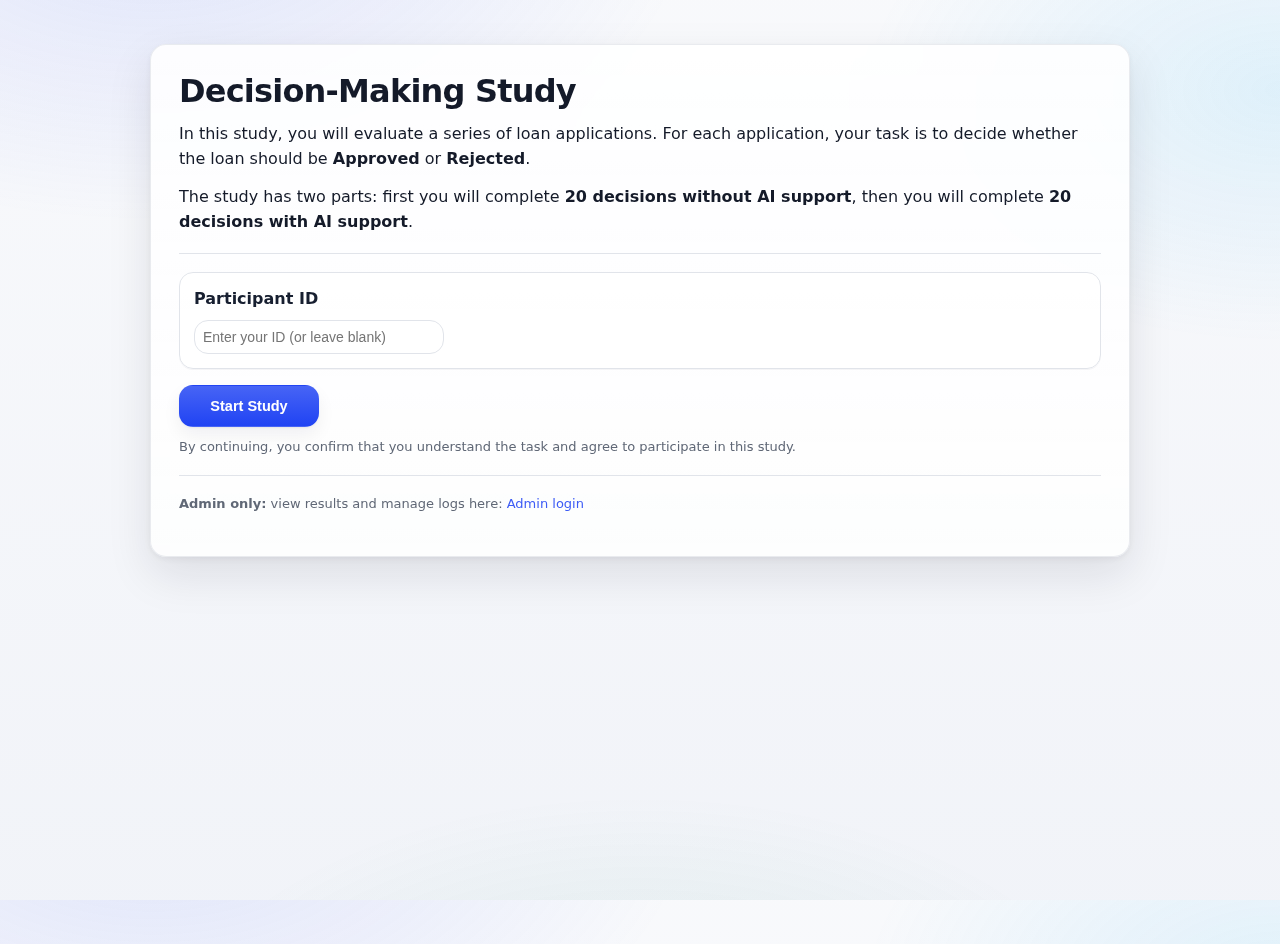
<file: templates/index.html>
<!-- templates/index.html -->
<!DOCTYPE html>
<html lang="en">
<head>
    <meta charset="UTF-8" />
    <meta name="viewport" content="width=device-width, initial-scale=1.0" />
    <title>Loan Decision Study</title>
    <link rel="stylesheet" href="/static/styles.css" />
</head>
<body>
    <div class="container">
        <h1>Decision-Making Study</h1>

        <p>
            In this study, you will evaluate a series of loan applications.
            For each application, your task is to decide whether the loan should be
            <strong>Approved</strong> or <strong>Rejected</strong>.
        </p>

        <p>
            The study has two parts:
            first you will complete <strong>20 decisions without AI support</strong>,
            then you will complete <strong>20 decisions with AI support</strong>.
        </p>

        <hr />

        <form action="/start" method="post">
            <div class="survey-question">
                <label for="participant_id">Participant ID</label>
                <input
                    type="text"
                    id="participant_id"
                    name="participant_id"
                    placeholder="Enter your ID (or leave blank)"
                    style="padding: 8px; width: 250px;"
                />
            </div>

            <div class="button-group">
                <button type="submit" class="btn-secondary">
                    Start Study
                </button>
            </div>
        </form>

        <p class="small-text">
            By continuing, you confirm that you understand the task and agree to participate in this study.
        </p>

        <hr />

        <p class="small-text">
          <strong>Admin only:</strong> view results and manage logs here:
          <a href="/admin">Admin login</a>
        </p>
    </div>
</body>
</html>
</file>
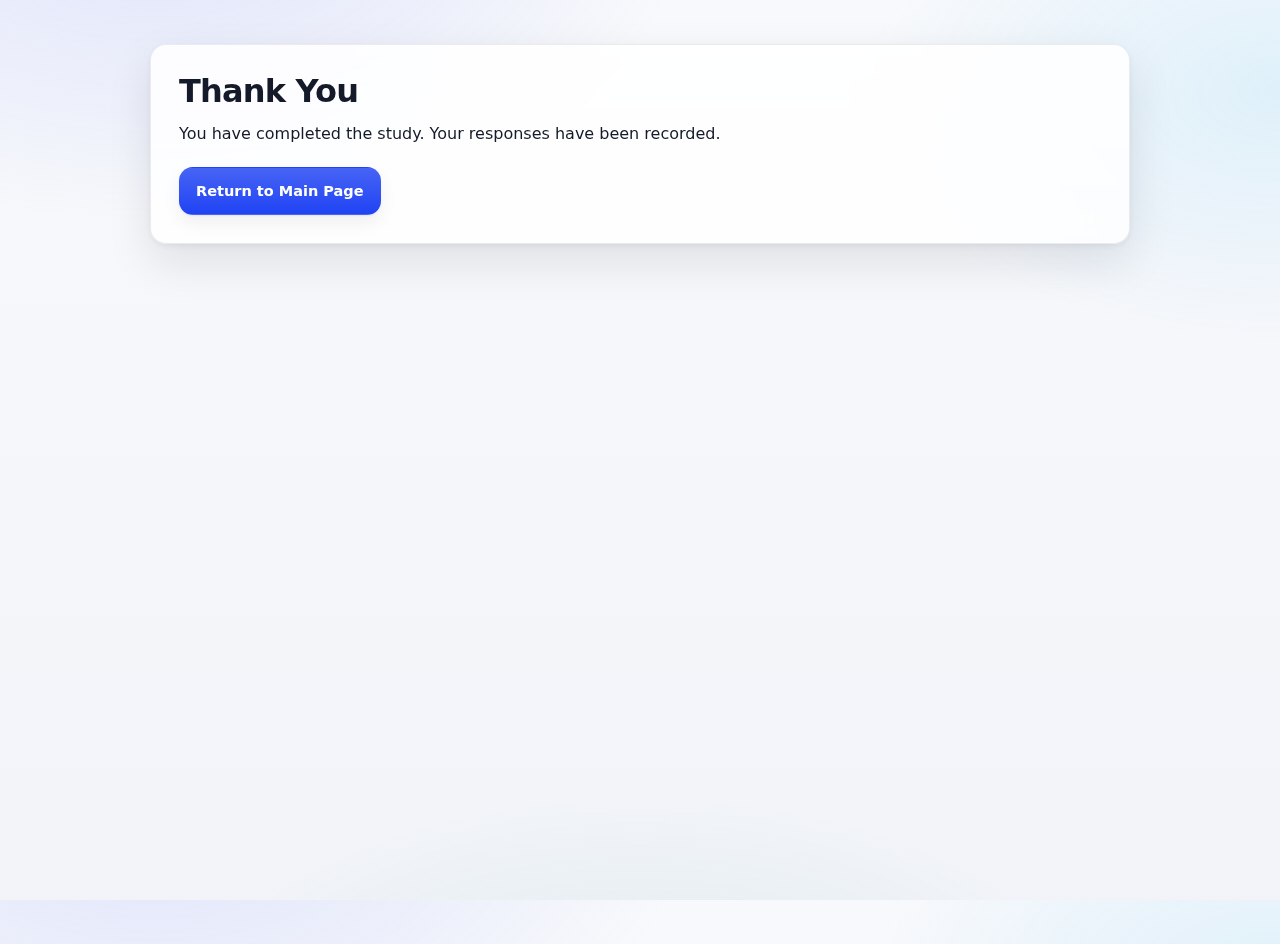
<file: templates/done.html>
<!-- templates/done.html -->
<!DOCTYPE html>
<html lang="en">
<head>
    <meta charset="UTF-8">
    <title>Study Completed</title>
    <link rel="stylesheet" href="/static/styles.css">
</head>
<body>
<div class="container">

    <h1>Thank You</h1>

    <p>
        You have completed the study. Your responses have been recorded.
    </p>

    <div class="button-group" style="margin-top: 20px;">
        <a href="/" class="btn-secondary">
            Return to Main Page
        </a>
    </div>

</div>
</body>
</html>
</file>
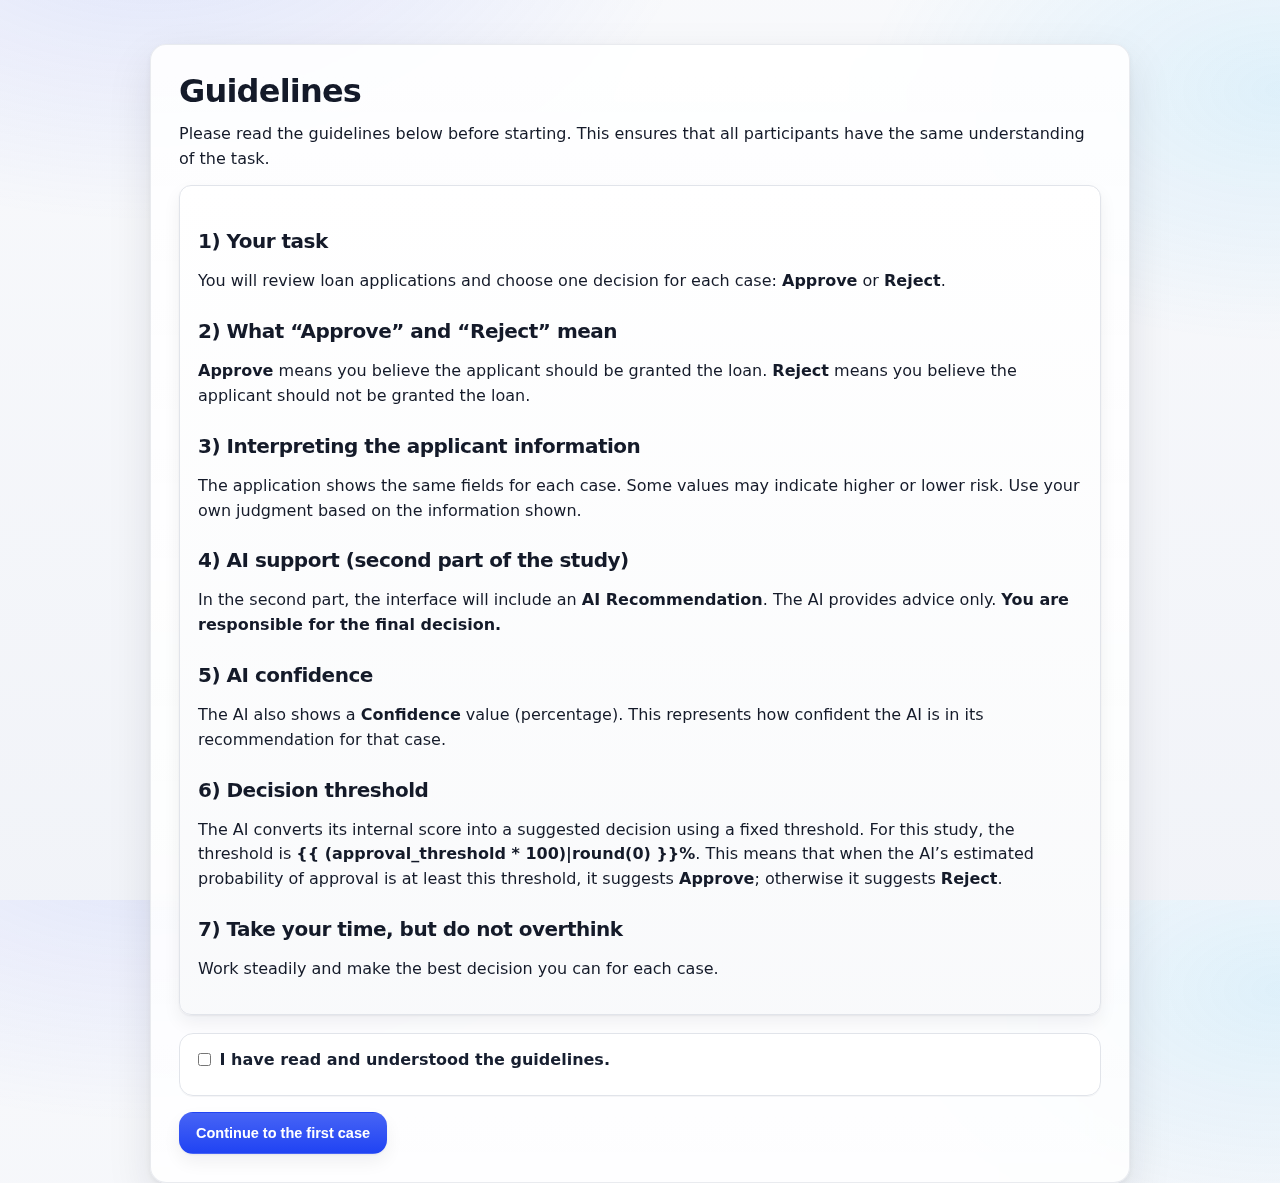
<file: templates/guidelines.html>
<!-- templates/guidelines.html -->
<!DOCTYPE html>
<html lang="en">
<head>
    <meta charset="UTF-8">
    <meta name="viewport" content="width=device-width, initial-scale=1.0">
    <title>Study Guidelines</title>
    <link rel="stylesheet" href="/static/styles.css">
</head>
<body>
<div class="container">

    <h1>Guidelines</h1>

    <p>
        Please read the guidelines below before starting. This ensures that all participants have the same understanding of the task.
    </p>

    <div class="case-box">
        <h2>1) Your task</h2>
        <p>
            You will review loan applications and choose one decision for each case:
            <strong>Approve</strong> or <strong>Reject</strong>.
        </p>

        <h2>2) What “Approve” and “Reject” mean</h2>
        <p>
            <strong>Approve</strong> means you believe the applicant should be granted the loan.
            <strong>Reject</strong> means you believe the applicant should not be granted the loan.
        </p>

        <h2>3) Interpreting the applicant information</h2>
        <p>
            The application shows the same fields for each case. Some values may indicate higher or lower risk.
            Use your own judgment based on the information shown.
        </p>

        <h2>4) AI support (second part of the study)</h2>
        <p>
            In the second part, the interface will include an <strong>AI Recommendation</strong>.
            The AI provides advice only. <strong>You are responsible for the final decision.</strong>
        </p>

        <h2>5) AI confidence</h2>
        <p>
            The AI also shows a <strong>Confidence</strong> value (percentage). This represents how confident the AI is in its recommendation for that case.
        </p>

        <h2>6) Decision threshold</h2>
        <p>
            The AI converts its internal score into a suggested decision using a fixed threshold.
            For this study, the threshold is <strong>{{ (approval_threshold * 100)|round(0) }}%</strong>.
            This means that when the AI’s estimated probability of approval is at least this threshold, it suggests <strong>Approve</strong>; otherwise it suggests <strong>Reject</strong>.
        </p>

        <h2>7) Take your time, but do not overthink</h2>
        <p>
            Work steadily and make the best decision you can for each case.
        </p>
    </div>

    <form action="/guidelines" method="post">
        <div class="survey-question">
            <label>
                <input type="checkbox" name="guidelines_ok" required>
                I have read and understood the guidelines.
            </label>
        </div>

        <div class="button-group">
            <button type="submit" class="btn-secondary">
                Continue to the first case
            </button>
        </div>
    </form>

</div>
</body>
</html>
</file>
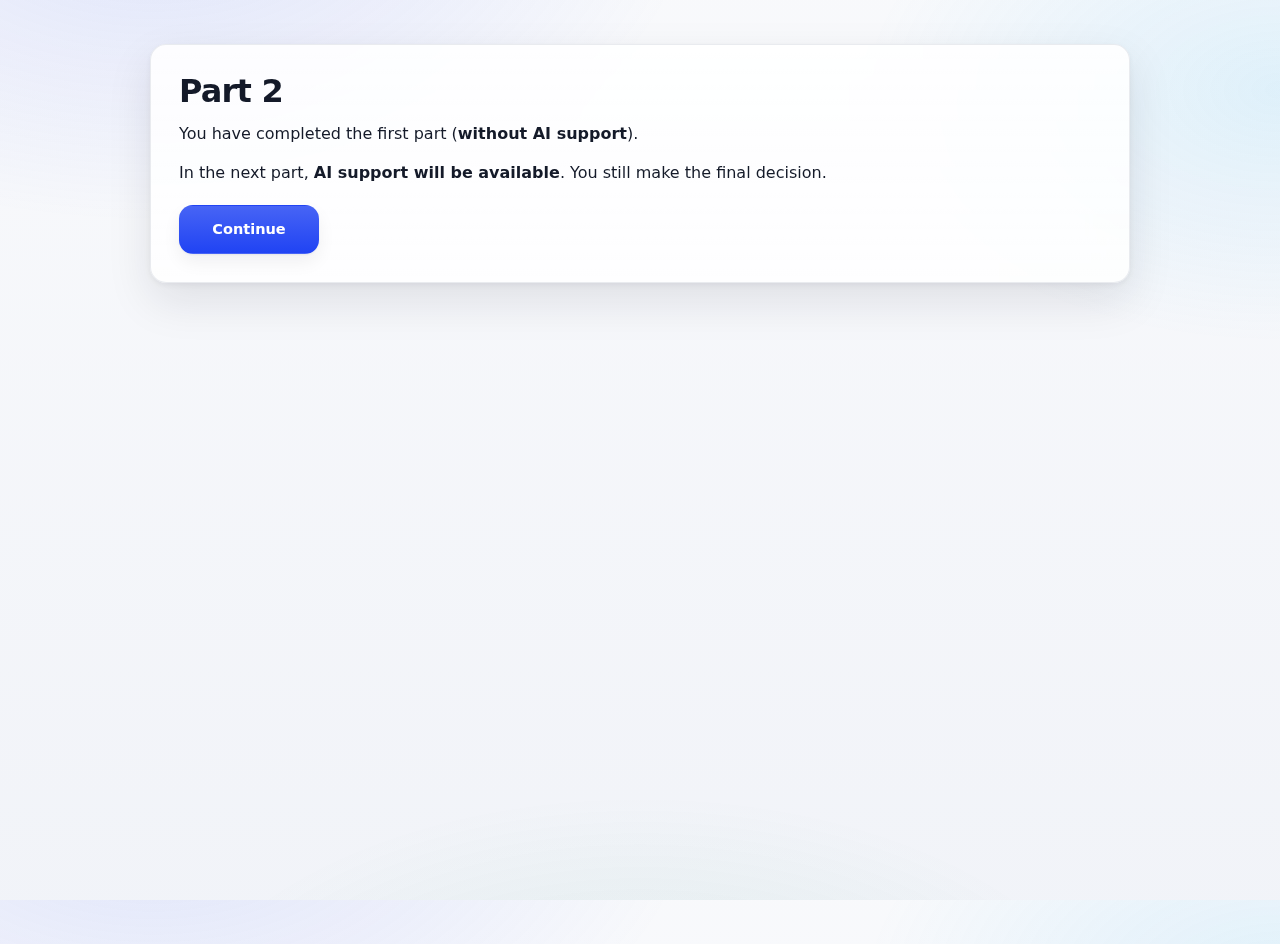
<file: templates/transition.html>
<!DOCTYPE html>
<html lang="en">
<head>
  <meta charset="UTF-8" />
  <meta name="viewport" content="width=device-width, initial-scale=1.0" />
  <title>Part 2</title>
  <link rel="stylesheet" href="/static/styles.css" />
</head>
<body>
  <div class="container">
    <h1>Part 2</h1>
    <p>You have completed the first part (<strong>without AI support</strong>).</p>
    <p>In the next part, <strong>AI support will be available</strong>. You still make the final decision.</p>
    <div class="button-group" style="margin-top: 20px;">
      <a href="/task" class="btn-secondary">Continue</a>
    </div>
  </div>
</body>
</html>
</file>
<file: static/styles.css>
/* static/styles.css */
/*
  More modern, polished styling.
  - Neutral “glass” surface + subtle depth
  - Better color system (HSL), softer shadows
  - Improved focus states + hover/active behavior
  - Keeps your existing class names so you can drop this in
*/

:root {
  /* Use HSL so tweaking the palette is easy */
  --bg: hsl(222 35% 97%);          /* page background */
  --surface: hsl(0 0% 100%);       /* cards */
  --surface-2: hsl(220 25% 98%);   /* subtle alt surface */
  --text: hsl(222 35% 12%);
  --muted: hsl(220 10% 42%);
  --border: hsl(220 16% 90%);

  /* Accent (indigo/blue) */
  --primary: hsl(230 90% 60%);
  --primary-2: hsl(200 90% 56%);   /* secondary accent for gradients */
  --primary-hover: hsl(230 90% 54%);

  /* Semantic colors */
  --success: hsl(152 62% 38%);
  --success-hover: hsl(152 62% 33%);
  --danger: hsl(0 76% 54%);
  --danger-hover: hsl(0 76% 48%);

  /* Depth + shape */
  --radius: 16px;
  --radius-sm: 12px;
  --shadow-sm: 0 1px 2px rgba(15, 23, 42, 0.06), 0 8px 18px rgba(15, 23, 42, 0.06);
  --shadow: 0 2px 6px rgba(15, 23, 42, 0.06), 0 18px 45px rgba(15, 23, 42, 0.10);

  /* Focus ring */
  --ring: 0 0 0 4px hsl(230 90% 60% / 0.18);

  /* Motion */
  --ease: cubic-bezier(.2,.8,.2,1);
}

* { box-sizing: border-box; }

html, body { height: 100%; }

body {
  font-family: ui-sans-serif, system-ui, -apple-system, Segoe UI, Roboto, Helvetica, Arial,
               "Apple Color Emoji", "Segoe UI Emoji";
  margin: 0;
  color: var(--text);
  line-height: 1.55;

  /* More “premium” background */
  background:
    radial-gradient(900px 520px at 12% -10%, hsl(230 90% 65% / 0.16) 0%, transparent 60%),
    radial-gradient(760px 460px at 100% 10%, hsl(200 90% 55% / 0.12) 0%, transparent 55%),
    radial-gradient(900px 520px at 50% 120%, hsl(152 62% 38% / 0.10) 0%, transparent 55%),
    linear-gradient(180deg, hsl(222 35% 98%) 0%, hsl(222 35% 96%) 100%);
}

a {
  color: var(--primary);
  text-decoration: none;
  text-underline-offset: 3px;
}
a:hover { text-decoration: underline; }

/* -----------------------
   Typography
----------------------- */

h1, h2, h3 {
  margin: 0 0 12px 0;
  letter-spacing: -0.025em;
}

h1 {
  font-size: 32px;
  font-weight: 800;
  line-height: 1.15;
}

h2 {
  font-size: 20px;
  font-weight: 750;
  margin-top: 22px;
}

h3 {
  font-size: 16px;
  font-weight: 750;
  margin-top: 18px;
}

p { margin: 0 0 14px 0; color: var(--text); }

hr {
  border: 0;
  border-top: 1px solid var(--border);
  margin: 18px 0;
}

/* -----------------------
   Layout container
----------------------- */

.container {
  max-width: 980px;
  margin: 44px auto;
  padding: 28px;

  /* “Glass” feel without going full transparency */
  background: linear-gradient(180deg, hsl(0 0% 100% / 0.88), hsl(0 0% 100% / 0.82));
  backdrop-filter: blur(8px);

  border: 1px solid hsl(220 16% 90% / 0.75);
  border-radius: var(--radius);
  box-shadow: var(--shadow);
}

@media (max-width: 720px) {
  .container { margin: 18px 12px; padding: 18px; }
  h1 { font-size: 26px; }
}

/* -----------------------
   Generic cards / boxes
----------------------- */

.case-box,
.ai-panel {
  border-radius: var(--radius-sm);
  border: 1px solid var(--border);
  padding: 18px;
  margin-bottom: 18px;
  box-shadow: var(--shadow-sm);
  background: var(--surface);
}

.case-box {
  background: linear-gradient(180deg, var(--surface) 0%, var(--surface-2) 100%);
}

.section-title {
  display: flex;
  align-items: center;
  justify-content: space-between;
  gap: 12px;
}

.small-text {
  font-size: 13px;
  color: var(--muted);
  margin-top: 10px;
}

/* -----------------------
   Case information layout
----------------------- */

.case-item {
  display: grid;
  grid-template-columns: 240px 1fr;
  gap: 12px;
  padding: 12px 0;
  border-top: 1px dashed hsl(220 16% 88% / 0.9);
}

.case-item:first-child {
  border-top: 0;
  padding-top: 0;
}

.case-label {
  font-weight: 750;
  color: hsl(222 35% 14%);
}

.case-value { color: var(--text); }

@media (max-width: 720px) {
  .case-item { grid-template-columns: 1fr; gap: 6px; }
}

.field-desc {
  font-size: 12.5px;
  color: var(--muted);
  margin-top: 3px;
}

/* -----------------------
   AI panel (more premium)
----------------------- */

.ai-panel {
  position: relative;
  overflow: hidden;

  border: 1px solid hsl(230 90% 60% / 0.22);
  background:
    radial-gradient(500px 220px at 15% 10%, hsl(230 90% 60% / 0.16) 0%, transparent 60%),
    radial-gradient(420px 220px at 95% 20%, hsl(200 90% 56% / 0.12) 0%, transparent 55%),
    linear-gradient(180deg, hsl(0 0% 100% / 0.92), hsl(220 25% 98% / 0.88));
}

.ai-panel::before {
  content: "";
  position: absolute;
  inset: -120px -140px auto auto;
  width: 340px;
  height: 340px;
  background: radial-gradient(circle at 30% 30%, hsl(230 90% 60% / 0.20), transparent 62%);
  transform: rotate(12deg);
  pointer-events: none;
}

.ai-title {
  font-weight: 850;
  color: hsl(230 55% 28%);
  margin-bottom: 8px;
}

.ai-recommendation {
  font-size: 18px;
  font-weight: 800;
  margin-bottom: 6px;
}

.ai-confidence {
  color: hsl(222 35% 14%);
  font-weight: 650;
  margin-bottom: 10px;
}

.ai-explanation {
  margin-top: 10px;
  padding-left: 18px;
  color: var(--text);
}
.ai-explanation li {
  margin-bottom: 8px;
  color: hsl(222 35% 14%);
}

.pill {
  display: inline-flex;
  align-items: center;
  padding: 6px 10px;
  border-radius: 999px;
  font-size: 12px;
  font-weight: 800;
  border: 1px solid var(--border);
  background: hsl(0 0% 100% / 0.85);
  color: hsl(222 35% 14%);
  box-shadow: 0 1px 0 rgba(15, 23, 42, 0.04);
}

/* -----------------------
   Buttons + inputs
----------------------- */

.button-group {
  display: flex;
  flex-wrap: wrap;
  gap: 12px;
  margin-top: 16px;
}

button,
.btn-secondary,
.btn-approve,
.btn-reject {
  appearance: none;
  border: 1px solid transparent;
  border-radius: 14px;
  padding: 12px 16px;

  font-size: 14.5px;
  font-weight: 800;
  cursor: pointer;
  text-decoration: none;

  display: inline-flex;
  align-items: center;
  justify-content: center;
  min-width: 140px;

  transition: transform 0.08s var(--ease),
              box-shadow 0.20s var(--ease),
              background-color 0.15s var(--ease),
              border-color 0.15s var(--ease),
              filter 0.15s var(--ease);

  box-shadow: var(--shadow-sm);
}

button:hover,
.btn-secondary:hover,
.btn-approve:hover,
.btn-reject:hover {
  transform: translateY(-1px);
  box-shadow: 0 2px 8px rgba(15, 23, 42, 0.10), 0 18px 40px rgba(15, 23, 42, 0.10);
}

button:active,
.btn-secondary:active,
.btn-approve:active,
.btn-reject:active {
  transform: translateY(0px);
  box-shadow: var(--shadow-sm);
}

button:disabled {
  opacity: 0.55;
  cursor: not-allowed;
  box-shadow: none;
}

/* Primary button (your .btn-secondary is actually primary) */
.btn-secondary {
  color: white;
  background:
    linear-gradient(180deg, hsl(230 90% 62%), hsl(230 90% 54%));
}
.btn-secondary:hover {
  filter: brightness(1.02);
  text-decoration: none;
}
.btn-secondary:focus-visible {
  outline: none;
  box-shadow: var(--shadow-sm), var(--ring);
}

/* Approve */
.btn-approve {
  color: white;
  background: linear-gradient(180deg, hsl(152 62% 42%), hsl(152 62% 35%));
}
.btn-approve:hover { filter: brightness(1.02); text-decoration: none; }
.btn-approve:focus-visible { outline: none; box-shadow: var(--shadow-sm), 0 0 0 4px hsl(152 62% 38% / 0.18); }

/* Reject */
.btn-reject {
  color: white;
  background: linear-gradient(180deg, hsl(0 76% 56%), hsl(0 76% 48%));
}
.btn-reject:hover { filter: brightness(1.02); text-decoration: none; }
.btn-reject:focus-visible { outline: none; box-shadow: var(--shadow-sm), 0 0 0 4px hsl(0 76% 54% / 0.18); }

/* Inputs */
input[type="text"],
input[type="password"],
select,
textarea {
  width: 100%;
  max-width: 460px;
  padding: 11px 12px;

  border-radius: 14px;
  border: 1px solid var(--border);
  background: hsl(0 0% 100% / 0.9);

  font-size: 14px;
  outline: none;

  transition: border-color 0.15s var(--ease),
              box-shadow 0.15s var(--ease),
              background-color 0.15s var(--ease);
}

input[type="text"]:hover,
input[type="password"]:hover,
select:hover,
textarea:hover {
  border-color: hsl(220 14% 84%);
}

input[type="text"]:focus,
input[type="password"]:focus,
select:focus,
textarea:focus {
  border-color: hsl(230 90% 60% / 0.55);
  box-shadow: var(--ring);
  background: white;
}

input[type="radio"],
input[type="checkbox"] {
  transform: translateY(1px);
}

/* -----------------------
   Progress indicator
----------------------- */

.progress-text {
  font-size: 13px;
  color: var(--muted);
  margin-bottom: 10px;
}

.progress-bar {
  height: 10px;
  background: hsl(220 22% 96%);
  border-radius: 999px;
  overflow: hidden;
  border: 1px solid var(--border);
  margin-bottom: 16px;
}
.progress-bar > div {
  height: 100%;
  width: 0%;
  background: linear-gradient(90deg, var(--primary), var(--primary-2));
}

/* -----------------------
   Survey styling
----------------------- */

.survey-question {
  padding: 14px;
  border: 1px solid var(--border);
  border-radius: 14px;
  margin-bottom: 14px;
  background: hsl(0 0% 100% / 0.9);
  box-shadow: 0 1px 0 rgba(15, 23, 42, 0.04);
}

.survey-question label {
  display: block;
  margin-bottom: 8px;
  font-weight: 800;
  color: hsl(222 35% 14%);
}

.survey-options {
  display: flex;
  gap: 14px;
  flex-wrap: wrap;
  align-items: center;
}

.survey-options label {
  font-weight: 650;
  color: hsl(222 35% 16%);
}

/* -----------------------
   Tables / admin lists
----------------------- */

table {
  width: 100%;
  border-collapse: separate;
  border-spacing: 0;
  margin-top: 10px;
  overflow: hidden;
  border-radius: 14px;
  border: 1px solid var(--border);
  background: var(--surface);
}

th, td {
  text-align: left;
  padding: 10px 12px;
  border-bottom: 1px solid var(--border);
  font-size: 14px;
}

tr:last-child td { border-bottom: 0; }

th {
  color: hsl(222 35% 14%);
  font-weight: 900;
  background: linear-gradient(180deg, hsl(220 25% 98%), hsl(220 22% 96%));
}

.badge {
  display: inline-block;
  padding: 5px 10px;
  border-radius: 999px;
  font-size: 12px;
  font-weight: 900;
  border: 1px solid var(--border);
  color: hsl(222 35% 14%);
  background: hsl(0 0% 100% / 0.85);
}

/* Admin delete "X" button */
.icon-btn {
  border: 1px solid var(--border);
  background: hsl(0 0% 100% / 0.9);
  color: var(--danger);
  min-width: auto;
  padding: 8px 10px;
  border-radius: 12px;
  box-shadow: none;
  transition: background-color 0.15s var(--ease), border-color 0.15s var(--ease);
}
.icon-btn:hover {
  background: hsl(0 76% 54% / 0.08);
  border-color: hsl(0 40% 86%);
}

/* -----------------------
   Images
----------------------- */

img {
  max-width: 100%;
  height: auto;
  border-radius: 14px;
}

/* -----------------------
   Utility
----------------------- */

.text-muted { color: var(--muted); }
.mt-0 { margin-top: 0; }
.mt-10 { margin-top: 10px; }
.mt-20 { margin-top: 20px; }

/* Accessibility: reduce motion */
@media (prefers-reduced-motion: reduce) {
  * { transition: none !important; scroll-behavior: auto !important; }
}
</file>
